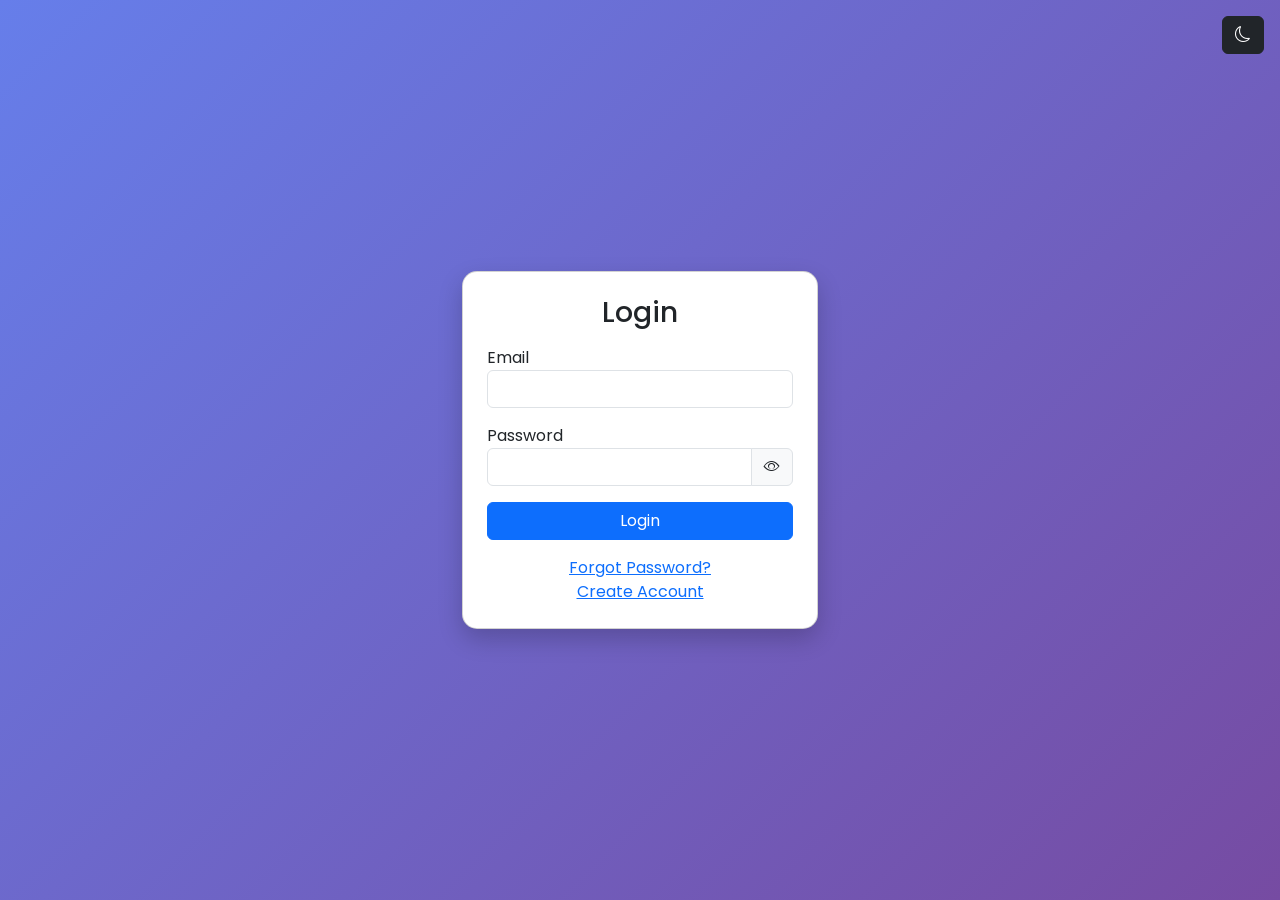
<file: index.html>
<!DOCTYPE html>
<html>
<head>
<title>Login</title>

<link href="https://cdn.jsdelivr.net/npm/bootstrap@5.3.2/dist/css/bootstrap.min.css" rel="stylesheet">
<link rel="stylesheet" href="styles.css">
<link rel="stylesheet" href="https://cdn.jsdelivr.net/npm/bootstrap-icons@1.11.1/font/bootstrap-icons.css">
<link href="https://fonts.googleapis.com/css2?family=Poppins&display=swap" rel="stylesheet">
</head>

<body>

<button onclick="toggleDark()" class="btn btn-dark position-absolute top-0 end-0 m-3">
<i class="bi bi-moon"></i>
</button>

<div class="container">
<div class="row justify-content-center align-items-center vh-100">
<div class="col-md-4">

<div class="card p-4">

<h3 class="text-center mb-3">Login</h3>

<form onsubmit="goToDashboard(event)">

<div class="mb-3">
<label>Email</label>
<input type="email" id="loginEmail" class="form-control" required>
</div>

<div class="mb-3">
<label>Password</label>

<div class="input-group">
<input type="password" id="loginPass" class="form-control" required>

<span class="input-group-text" role="button" onclick="togglePassword()" style="cursor:pointer;">
<i id="eyeIcon" class="bi bi-eye"></i>
</span>

</div>

</div>

<button type="submit" class="btn btn-primary w-100">Login</button>

<div class="text-center mt-3">
<a href="forgot-password.html">Forgot Password?</a><br>
<a href="register.html">Create Account</a>
</div>

</form>

</div>
</div>
</div>
</div>

<script>

function togglePassword(){
const input = document.getElementById("loginPass");
const icon = document.getElementById("eyeIcon");

if(input.type === "password"){
input.type = "text";
icon.classList.replace("bi-eye", "bi-eye-slash");
} else {
input.type = "password";
icon.classList.replace("bi-eye-slash", "bi-eye");
}
}

function toggleDark(){
document.body.classList.toggle("dark-mode");
}

function goToDashboard(e){
e.preventDefault();

let email = document.getElementById("loginEmail").value;
let password = document.getElementById("loginPass").value;

// get stored data
let storedEmail = localStorage.getItem("userEmail");
let storedPassword = localStorage.getItem("userPassword");

// default values if not set
if(!storedEmail){
storedEmail = "test@gmail.com";
localStorage.setItem("userEmail", storedEmail);
}
if(!storedPassword){
storedPassword = "Admin@123";
localStorage.setItem("userPassword", storedPassword);
}

if(email === storedEmail && password === storedPassword){
window.location.href = "dashboard.html";
} else {
alert("Invalid Email or Password ❌");
}
}

</script>

<script src="https://cdn.jsdelivr.net/npm/bootstrap@5.3.2/dist/js/bootstrap.bundle.min.js"></script>

</body>
</html>
</file>
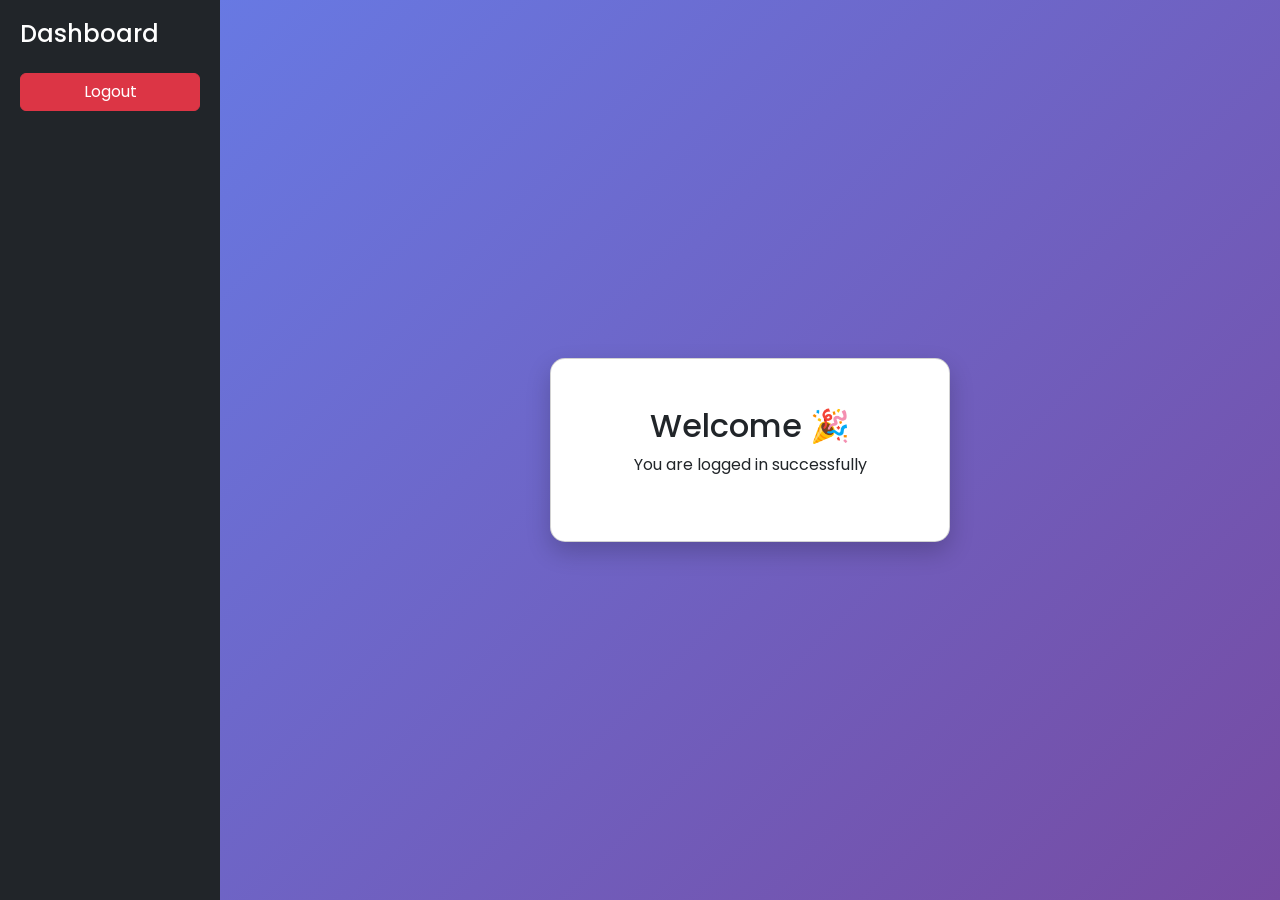
<file: dashboard.html>
<!DOCTYPE html>
<html>
<head>
<title>Dashboard</title>

<link href="https://cdn.jsdelivr.net/npm/bootstrap@5.3.2/dist/css/bootstrap.min.css" rel="stylesheet">
<link rel="stylesheet" href="styles.css">
<link href="https://fonts.googleapis.com/css2?family=Poppins&display=swap" rel="stylesheet">

<style>

.sidebar{
height:100vh;
width:220px;
position:fixed;
top:0;
left:0;
background:#212529;
padding:20px;
color:white;
}


.content{
margin-left:220px;
height:100vh;
display:flex;
justify-content:center;
align-items:center;
}
</style>

</head>

<body>

<div class="sidebar">

<h4>Dashboard</h4>

<button class="btn btn-danger mt-3 w-100" onclick="logout()">Logout</button>

</div>


<div class="content">

<div class="card p-5 text-center" style="width:400px;">
<h2>Welcome 🎉</h2>
<p>You are logged in successfully</p>
</div>

</div>

<script>
function logout(){
window.location.href="index.html";
}
</script>

<script src="https://cdn.jsdelivr.net/npm/bootstrap@5.3.2/dist/js/bootstrap.bundle.min.js"></script>

</body>
</html>
</file>
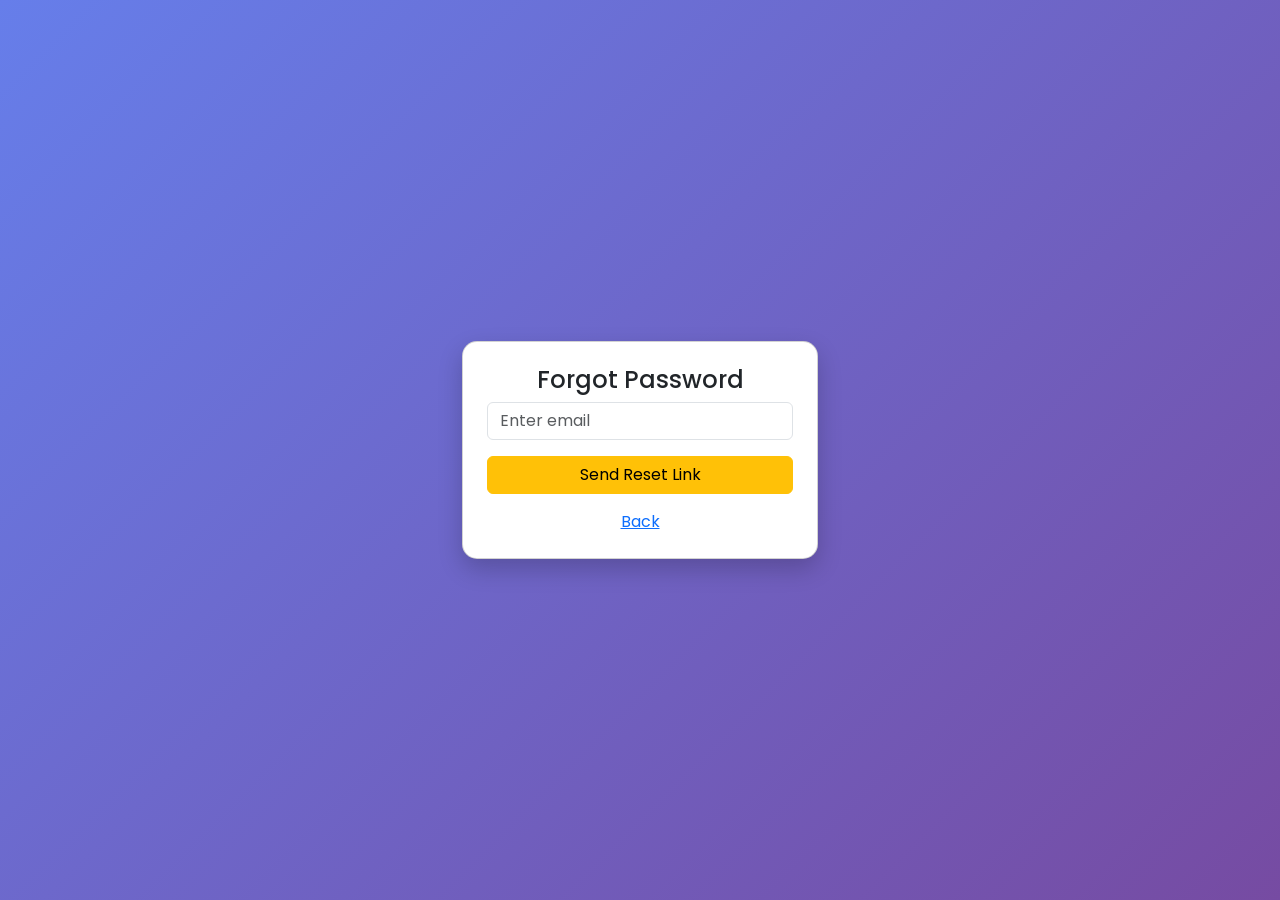
<file: forgot-password.html>
<!DOCTYPE html>
<html>
<head>
<title>Forgot Password</title>

<link href="https://cdn.jsdelivr.net/npm/bootstrap@5.3.2/dist/css/bootstrap.min.css" rel="stylesheet">
<link rel="stylesheet" href="styles.css">
<link href="https://fonts.googleapis.com/css2?family=Poppins&display=swap" rel="stylesheet">
</head>

<body>

<div class="container">
<div class="row justify-content-center align-items-center vh-100">
<div class="col-md-4">

<div class="card p-4">

<h4 class="text-center">Forgot Password</h4>

<form onsubmit="goToReset(event)">

<input type="email" class="form-control mb-3" placeholder="Enter email" required>

<button type="submit" class="btn btn-warning w-100">Send Reset Link</button>

<div class="text-center mt-3">
<a href="index.html">Back</a>
</div>

</form>

</div>
</div>
</div>
</div>

<script>
function goToReset(e){
e.preventDefault();
window.location.href="reset-password.html";
}
</script>
<script src="https://cdn.jsdelivr.net/npm/bootstrap@5.3.2/dist/js/bootstrap.bundle.min.js"></script>
</body>
</html>
</file>
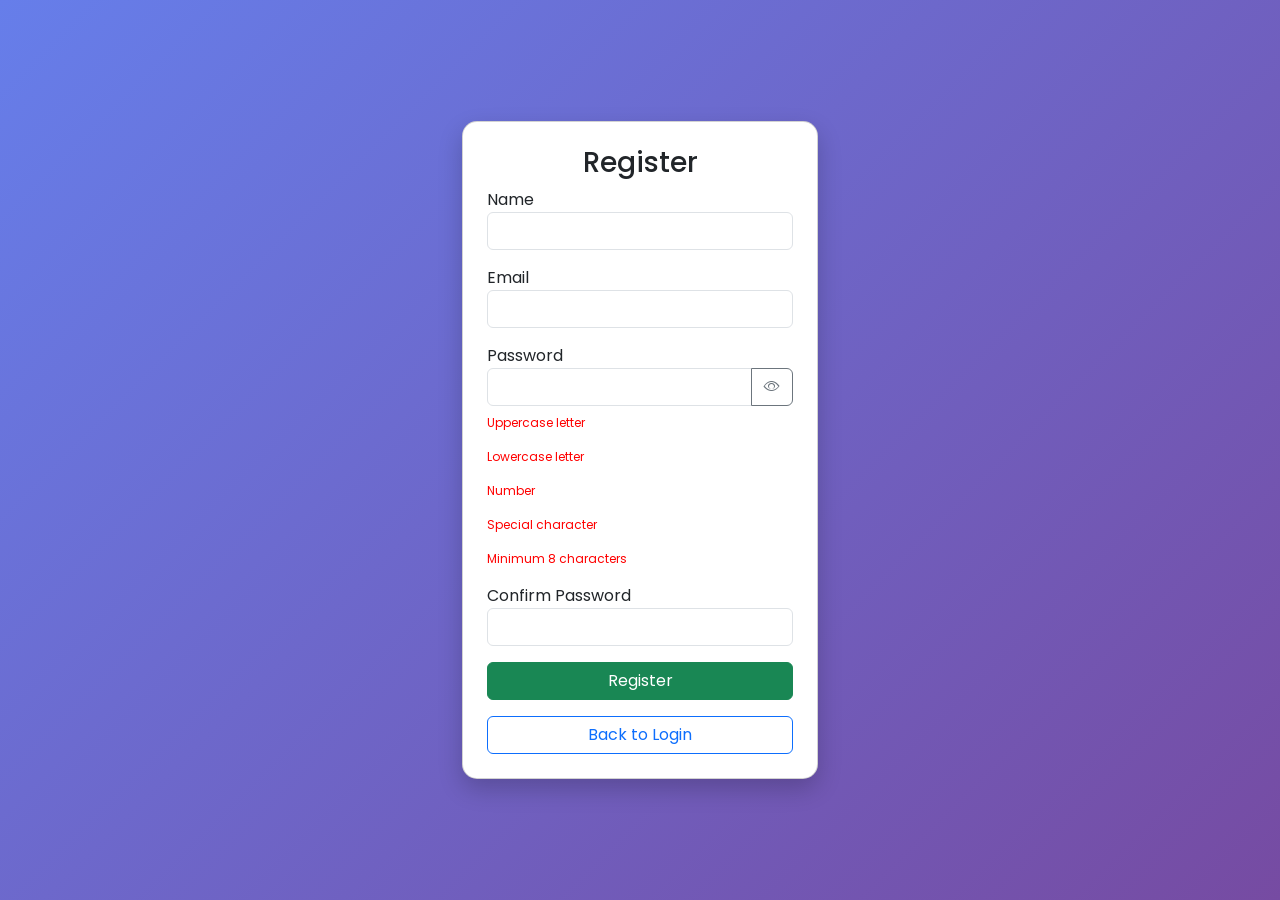
<file: register.html>
<!DOCTYPE html>
<html>
<head>

<title>Register</title>

<link href="https://cdn.jsdelivr.net/npm/bootstrap@5.3.2/dist/css/bootstrap.min.css" rel="stylesheet">
<link rel="stylesheet" href="styles.css">
<link rel="stylesheet" href="https://cdn.jsdelivr.net/npm/bootstrap-icons@1.11.1/font/bootstrap-icons.css">
<link href="https://fonts.googleapis.com/css2?family=Poppins&display=swap" rel="stylesheet">

</head>

<body>

<div class="container">
<div class="row justify-content-center align-items-center vh-100">
<div class="col-md-4">

<div class="card p-4">

<h3 class="text-center">Register</h3>

<form onsubmit="return validateForm()">

<div class="mb-3">
<label>Name</label>
<input type="text" class="form-control" required>
</div>

<div class="mb-3">
<label>Email</label>
<input type="email" id="email" class="form-control" required>
</div>

<div class="mb-3">
<label>Password</label>

<div class="input-group">
<input type="password" id="password" class="form-control" onkeyup="checkRules()" required>
<button type="button" class="btn btn-outline-secondary" onclick="togglePassword('password')">
<i class="bi bi-eye"></i>
</button>
</div>

<div class="password-rules mt-2">

<p id="upper" class="invalid">Uppercase letter</p>
<p id="lower" class="invalid">Lowercase letter</p>
<p id="number" class="invalid">Number</p>
<p id="special" class="invalid">Special character</p>
<p id="length" class="invalid">Minimum 8 characters</p>

</div>

</div>

<div class="mb-3">
<label>Confirm Password</label>
<input type="password" id="confirm" class="form-control" required>
</div>

<button type="submit" class="btn btn-success w-100">Register</button>

</form>

<div class="text-center mt-3">
<a href="index.html" class="btn btn-outline-primary w-100">Back to Login</a>
</div>

</div>
</div>
</div>
</div>

<script>

function togglePassword(id){
let p=document.getElementById(id);
p.type=p.type==="password"?"text":"password";
}

function checkRules(){

let val=document.getElementById("password").value;

document.getElementById("upper").className = /[A-Z]/.test(val) ? "valid":"invalid";
document.getElementById("lower").className = /[a-z]/.test(val) ? "valid":"invalid";
document.getElementById("number").className = /[0-9]/.test(val) ? "valid":"invalid";
document.getElementById("special").className = /[!@#$%^&*]/.test(val) ? "valid":"invalid";
document.getElementById("length").className = val.length>=8 ? "valid":"invalid";

}

function validateForm(){

let email = document.getElementById("email").value;
let password = document.getElementById("password").value;
let confirm = document.getElementById("confirm").value;


let emailPattern = /^[a-zA-Z0-9._%+-]+@gmail\.com$/;

if(!emailPattern.test(email)){
alert("Enter valid Gmail");
return false;
}


let passwordPattern = /^(?=.*[a-z])(?=.*[A-Z])(?=.*\d)(?=.*[!@#$%^&*]).{8,}$/;

if(!passwordPattern.test(password)){
alert("Weak password");
return false;
}

if(password !== confirm){
alert("Passwords do not match");
return false;
}


localStorage.setItem("userEmail", email);
localStorage.setItem("userPassword", password);

alert("Registered Successfully ✅");
window.location.href = "index.html";

return false;
}


</script>
<script src="https://cdn.jsdelivr.net/npm/bootstrap@5.3.2/dist/js/bootstrap.bundle.min.js"></script>
</body>
</html>
</file>
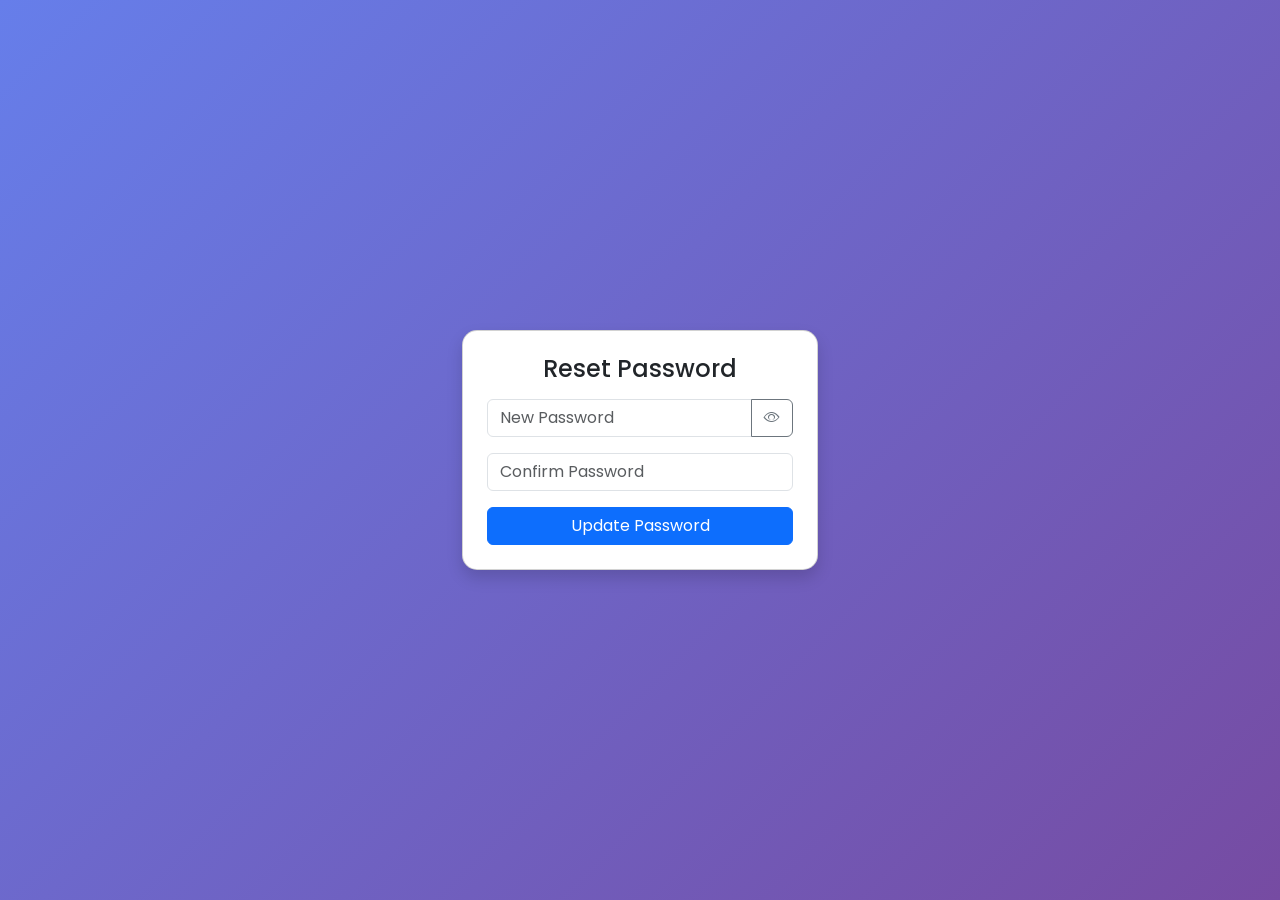
<file: reset-password.html>
<!DOCTYPE html>
<html>
<head>
<title>Reset Password</title>

<link href="https://cdn.jsdelivr.net/npm/bootstrap@5.3.2/dist/css/bootstrap.min.css" rel="stylesheet">
<link rel="stylesheet" href="https://cdn.jsdelivr.net/npm/bootstrap-icons@1.11.1/font/bootstrap-icons.css">
<link href="https://fonts.googleapis.com/css2?family=Poppins&display=swap" rel="stylesheet">
<link rel="stylesheet" href="styles.css">

</head>

<body>

<div class="container">
<div class="row justify-content-center align-items-center vh-100">
<div class="col-md-4">

<div class="card p-4 shadow">

<h4 class="text-center mb-3">Reset Password</h4>

<form onsubmit="goToLogin(event)">


<div class="input-group mb-3">
<input type="password" id="newPass" class="form-control" placeholder="New Password" required>
<button class="btn btn-outline-secondary" type="button" onclick="togglePassword('newPass')">
<i class="bi bi-eye"></i>
</button>
</div>


<div class="mb-3">
<input type="password" id="confirmPass" class="form-control" placeholder="Confirm Password" required>
</div>


<button type="submit" class="btn btn-primary w-100">Update Password</button>

</form>

</div>
</div>
</div>
</div>

<script>

function togglePassword(id){
let p=document.getElementById(id);
p.type=p.type==="password"?"text":"password";
}

function goToLogin(e){
e.preventDefault();

let p = document.getElementById("newPass").value;
let c = document.getElementById("confirmPass").value;

let pattern = /^(?=.*[a-z])(?=.*[A-Z])(?=.*\d)(?=.*[!@#$%^&*]).{8,}$/;

if(!pattern.test(p)){
alert("Password must contain uppercase, lowercase, number, special character and minimum 8 characters");
return;
}

if(p !== c){
alert("Passwords do not match");
return;
}


localStorage.setItem("userPassword", p);

alert("Password Updated Successfully ✅");
window.location.href = "index.html";
}

</script>

<script src="https://cdn.jsdelivr.net/npm/bootstrap@5.3.2/dist/js/bootstrap.bundle.min.js"></script>

</body>
</html>
</file>
<file: styles.css>
body{
font-family:'Poppins',sans-serif;
background:linear-gradient(135deg,#667eea,#764ba2);
min-height:100vh;
}

.card{
border-radius:15px;
box-shadow:0 10px 25px rgba(0,0,0,0.2);
transition:0.3s;
}

.card:hover{
transform:translateY(-5px);
}

.btn{
transition:0.3s;
}

.btn:hover{
transform:scale(1.05);
}

.dark-mode{
background:#121212;
color:white;
}

.dark-mode .card{
background:#1f1f1f;
color:white;
}

.password-rules{
font-size:12px;
}

.valid{
color:green;
}

.invalid{
color:red;
}

body{
font-family:'Poppins',sans-serif;
background: linear-gradient(135deg, #667eea, #764ba2);
min-height:100vh;


display:flex;
justify-content:center;
align-items:center;
}


.card{
border-radius:15px;
box-shadow:0 10px 25px rgba(0,0,0,0.2);
transition:0.3s;
padding:20px;
}

.card:hover{
transform:translateY(-5px);
}


.btn{
transition:0.3s;
}

.btn:hover{
transform:scale(1.05);
}


.dark-mode{
background:#121212;
color:white;
}

.dark-mode .card{
background:#1f1f1f;
color:white;
}
</file>
